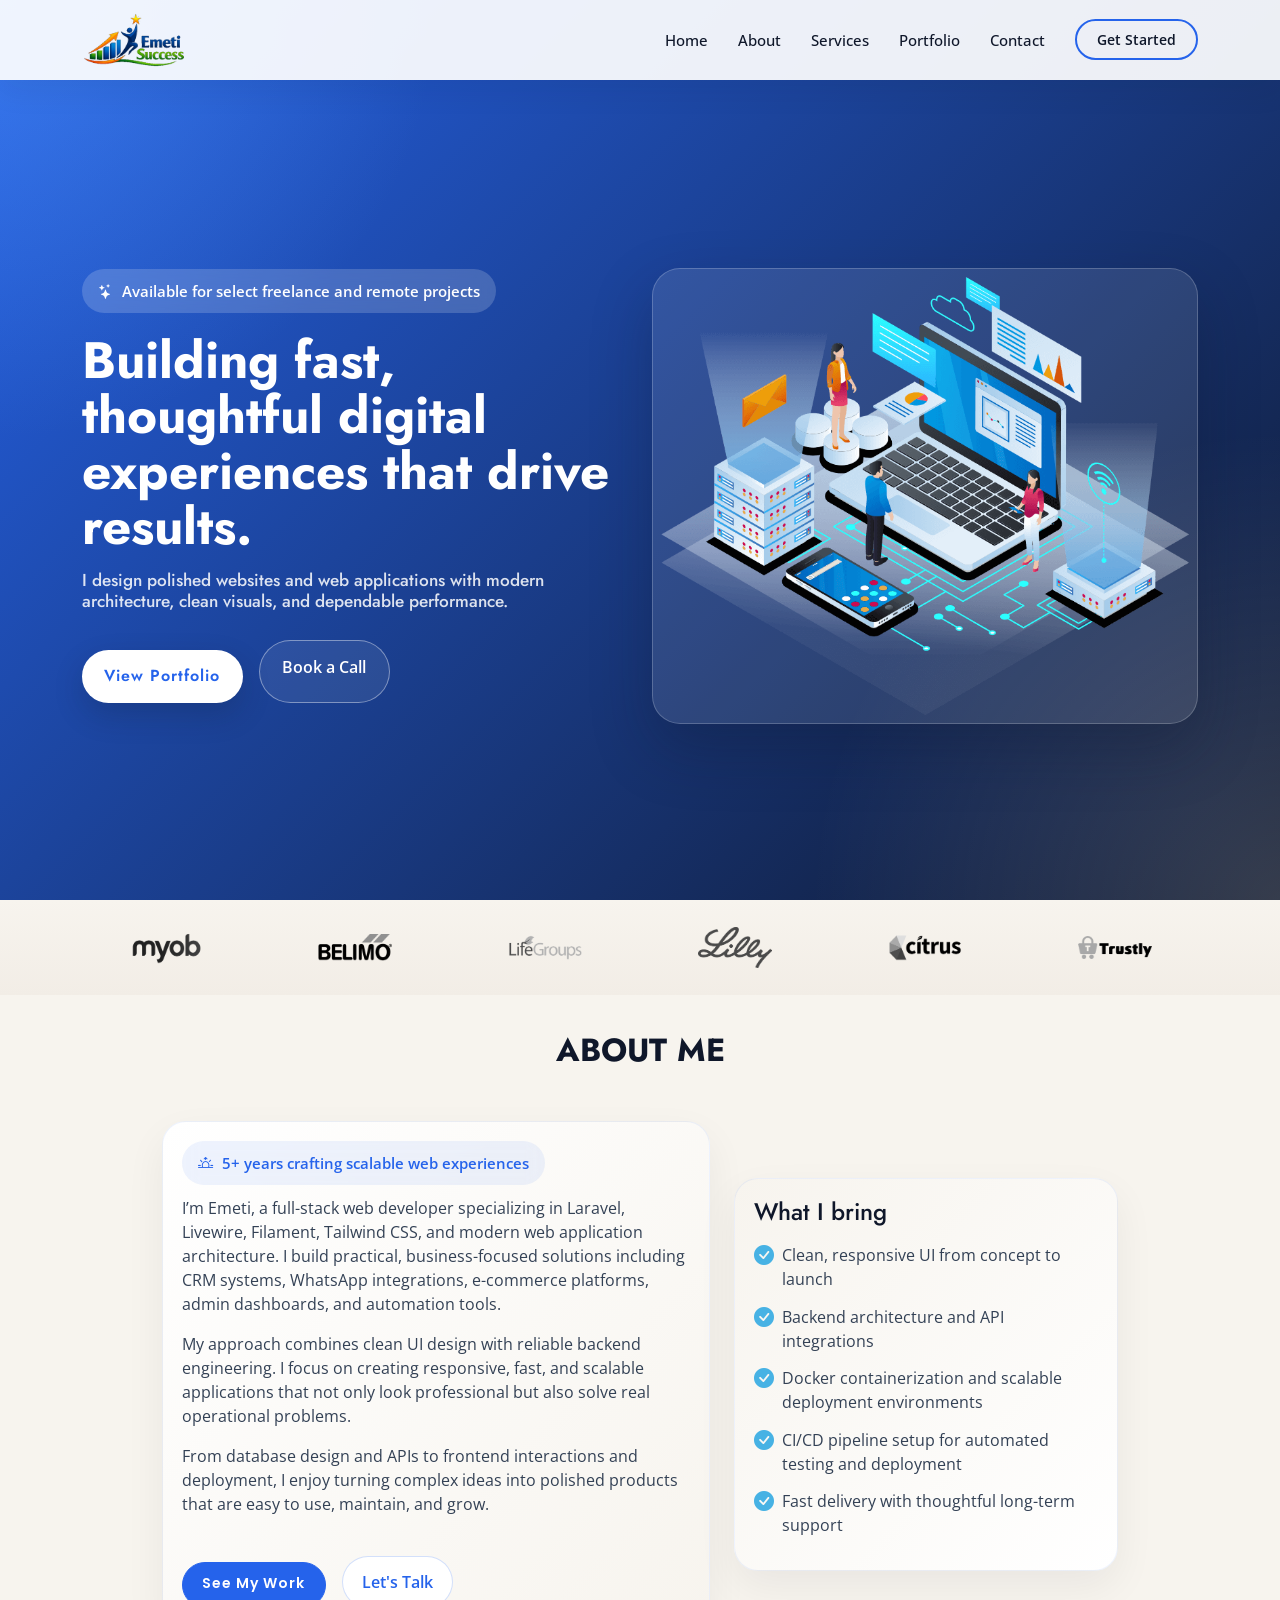
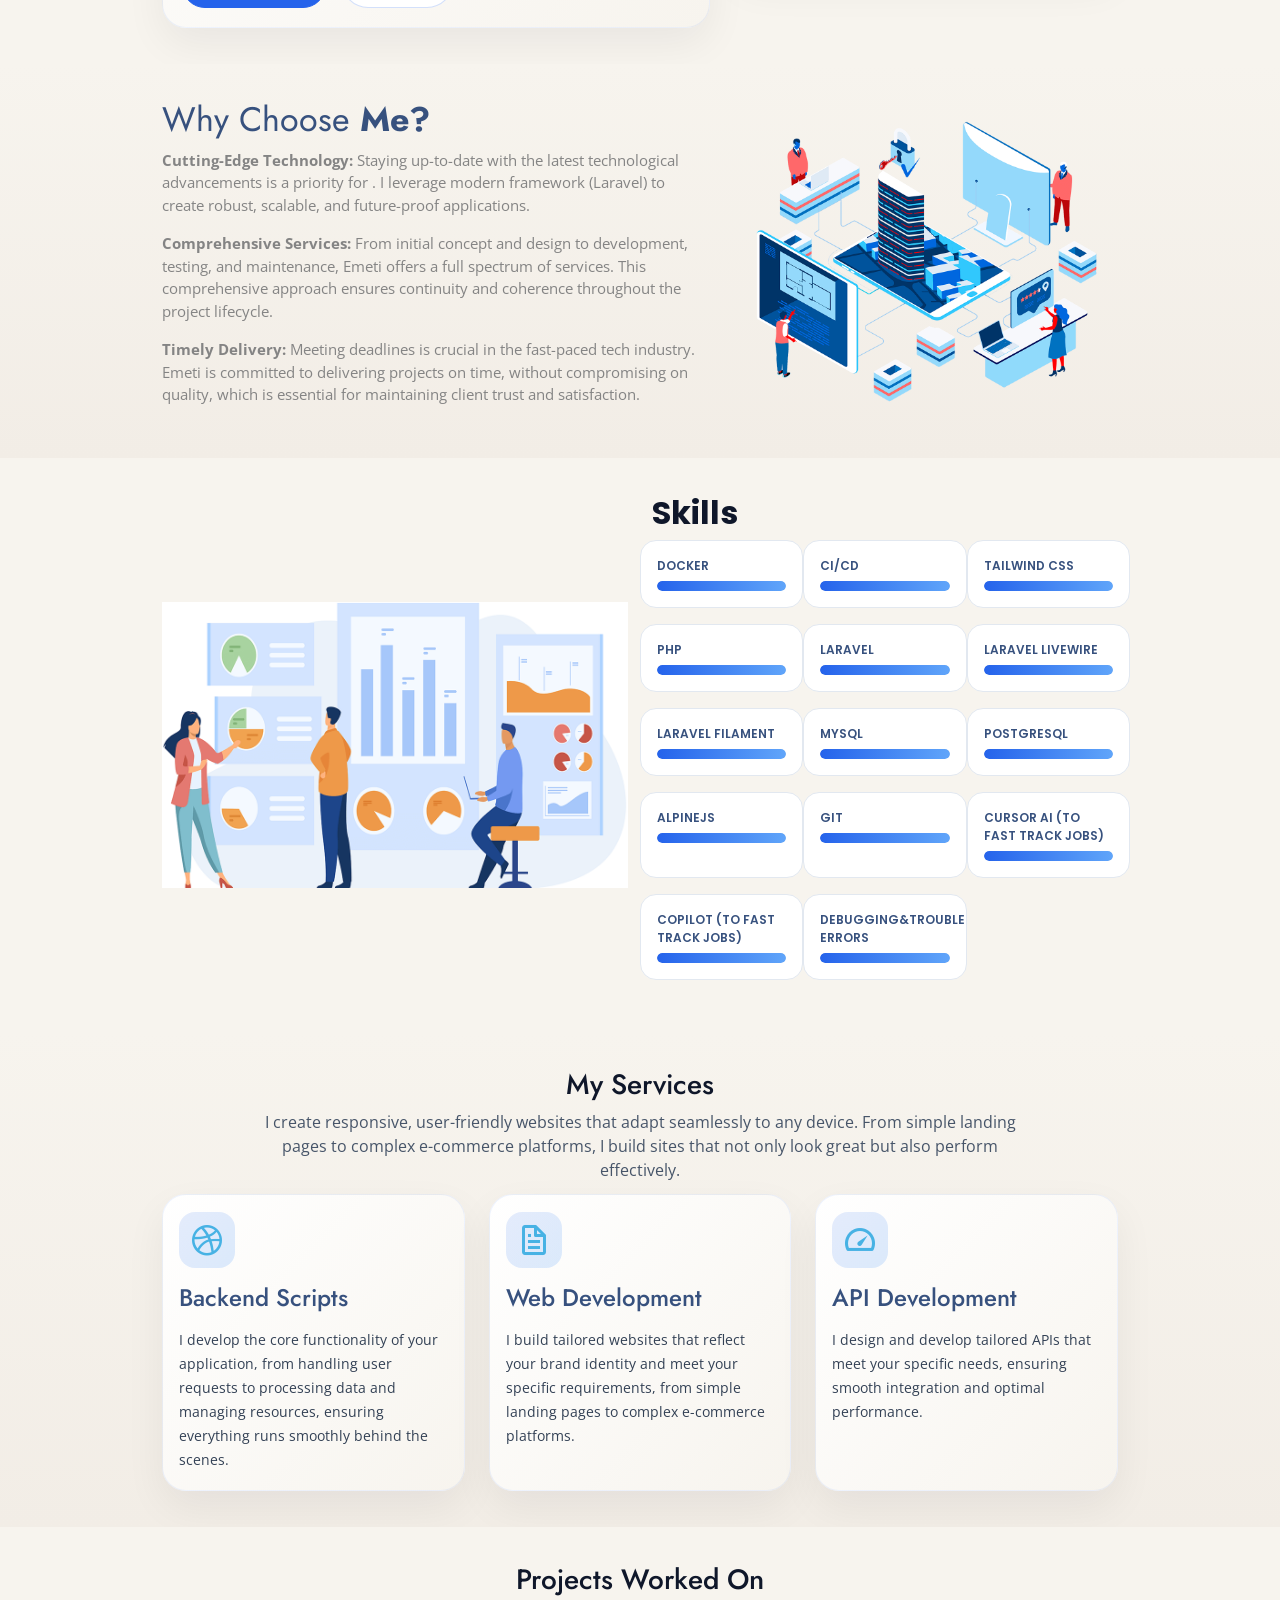
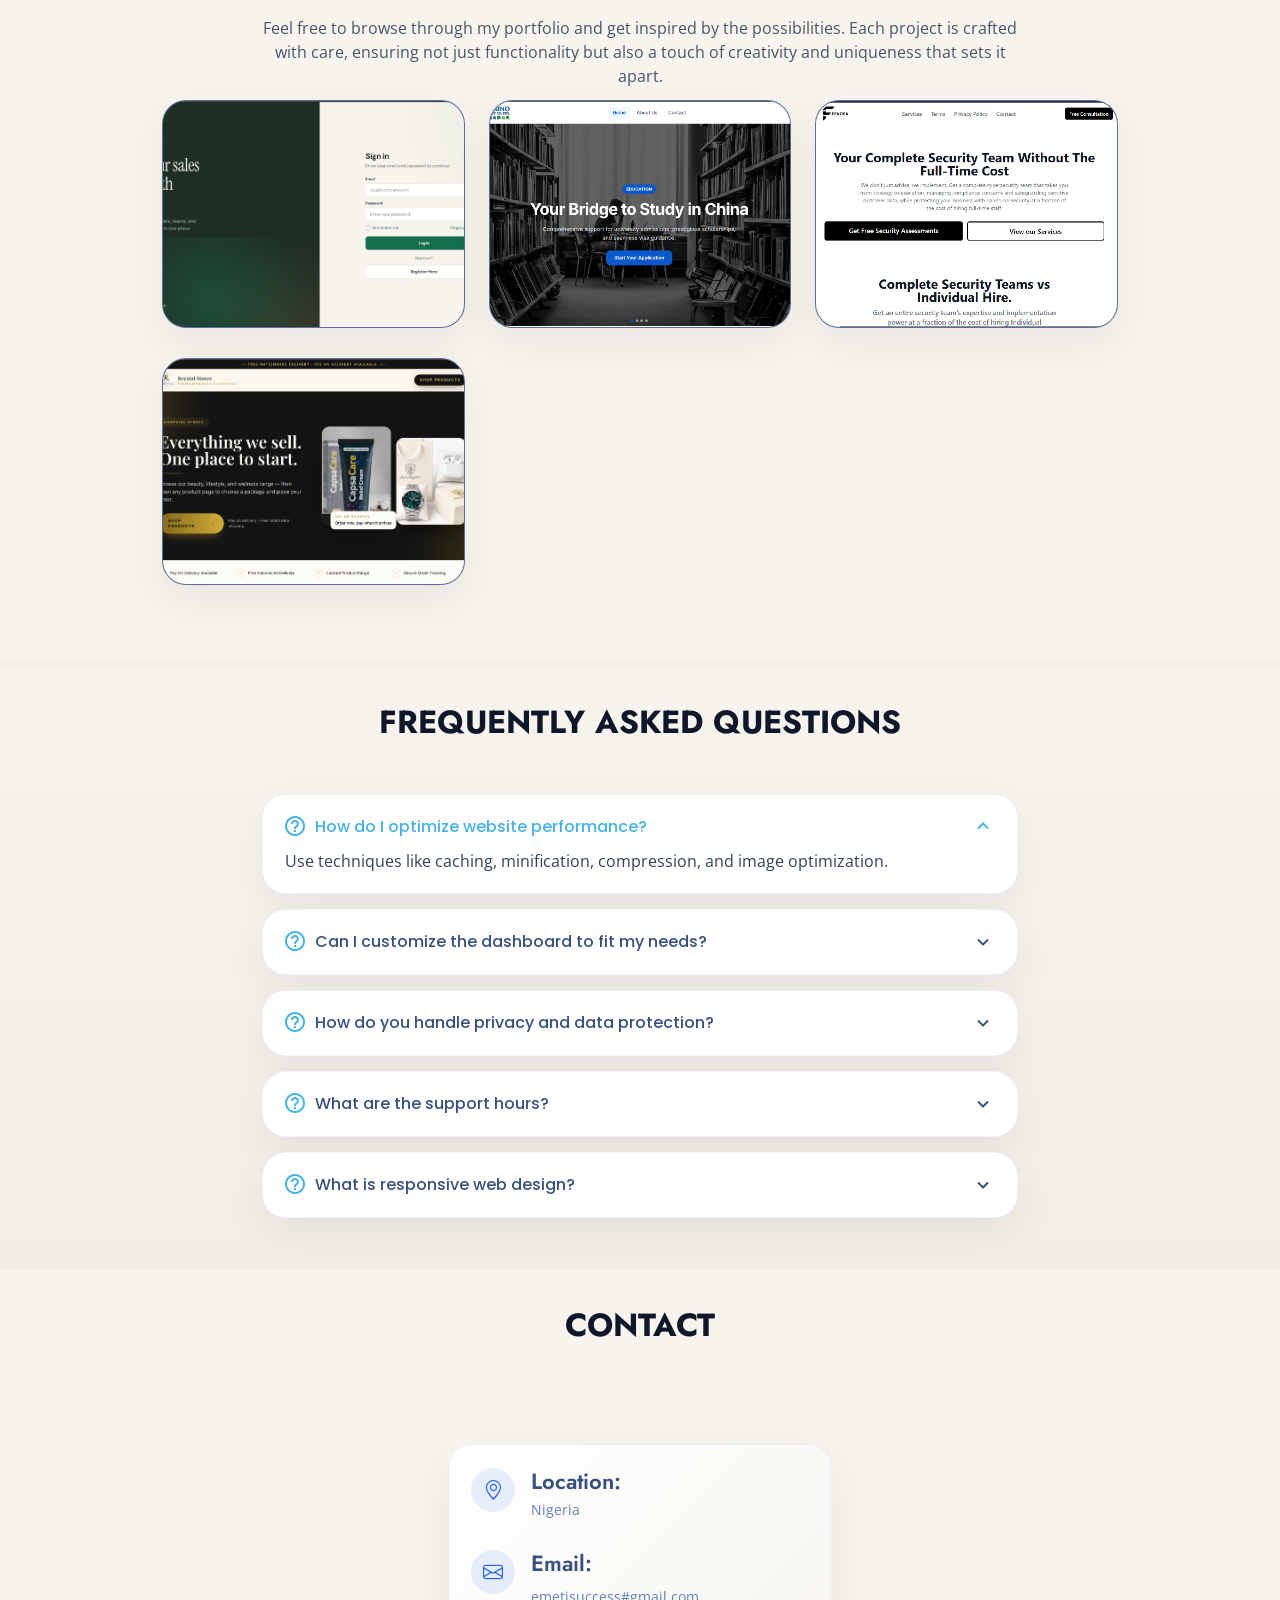
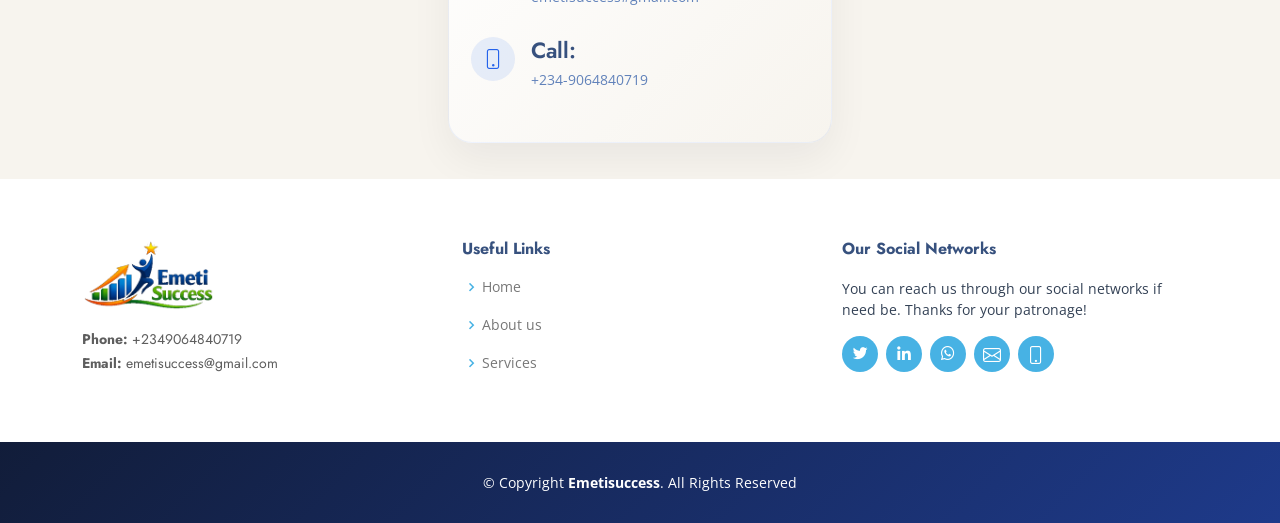
<file: index.html>
<!doctype html>
<html lang="en">
  <head>
    <meta charset="utf-8" />
    <meta content="width=device-width, initial-scale=1.0" name="viewport" />

    <title>Emetisuccess</title>
    <meta
      content="Portfolio,Open For Work, Reactjs, Senior Laravel developer, php developer, mysql developer, backend developer, JavaScript developer, bootstrap, Ajax, jquery, html, css, WordPress developer, WordPress, web designer, web development instructor, emetisuccess, Emeti, senior Developer, web-developer, web, developer,"
      name="keywords"
    />
    <meta
      content="Emetisuccess for his attention to detail and dedication to quality, Emeti prioritizes performance optimization to create lightning-fast web applications. He leverages the latest techniques and tools, such as caching, compression, and asynchronous programming, to ensure that his apps deliver exceptional speed and responsiveness."
      name="description"
    />
    <!-- Favicons -->
    <link href="assets/img/favicon-32x32.png" rel="icon" />
    <link href="assets/img/favicon-32x32.png" rel="apple-touch-icon" />

    <!-- Google Fonts -->
    <link
      href="https://fonts.googleapis.com/css?family=Open+Sans:300,300i,400,400i,600,600i,700,700i|Jost:300,300i,400,400i,500,500i,600,600i,700,700i|Poppins:300,300i,400,400i,500,500i,600,600i,700,700i"
      rel="stylesheet"
    />

    <!-- Vendor CSS Files -->
    <link href="assets/vendor/aos/aos.css" rel="stylesheet" />
    <link
      href="assets/vendor/bootstrap/css/bootstrap.min.css"
      rel="stylesheet"
    />
    <link
      href="assets/vendor/bootstrap-icons/bootstrap-icons.css"
      rel="stylesheet"
    />
    <link href="assets/vendor/boxicons/css/boxicons.min.css" rel="stylesheet" />
    <link
      href="assets/vendor/glightbox/css/glightbox.min.css"
      rel="stylesheet"
    />
    <link href="assets/vendor/remixicon/remixicon.css" rel="stylesheet" />
    <link href="assets/vendor/swiper/swiper-bundle.min.css" rel="stylesheet" />

    <!-- Template Main CSS File -->
    <link href="assets/css/style.css?v=20260811" rel="stylesheet" />
    <style>
      /* Mobile menu is self-contained so header/Bootstrap cannot clip it */
      .site-nav {
        display: flex;
        align-items: center;
      }
      .mobile-nav-toggle {
        display: none;
        border: 0;
        background: transparent;
        padding: 4px;
        color: #0f172a;
        font-size: 28px;
        line-height: 0;
        cursor: pointer;
      }
      #mobile-nav-panel {
        display: none;
      }
      @media (max-width: 991px) {
        #navbar.site-nav > ul {
          display: none !important;
        }
        .mobile-nav-toggle {
          display: block !important;
        }
        body.mobile-nav-active {
          overflow: hidden;
        }
        #header {
          z-index: 10060;
        }
        body.mobile-nav-active #mobile-nav-panel {
          display: block !important;
          position: fixed !important;
          top: 0 !important;
          left: 0 !important;
          width: 100% !important;
          height: 100% !important;
          z-index: 10050 !important;
          background: transparent !important;
          padding: 0 !important;
          overflow: hidden !important;
          box-sizing: border-box !important;
        }
        body.mobile-nav-active #mobile-nav-panel::before {
          content: "" !important;
          position: absolute !important;
          inset: 0 !important;
          background: rgba(15, 23, 42, 0.58) !important;
        }
        #mobile-nav-panel ul {
          display: block !important;
          position: absolute !important;
          top: 0 !important;
          right: 0 !important;
          bottom: 0 !important;
          left: auto !important;
          z-index: 1 !important;
          list-style: none !important;
          margin: 0 !important;
          padding: 88px 0 24px !important;
          background: #0f172a !important;
          border-radius: 0 !important;
          width: min(320px, 86vw) !important;
          max-width: 320px !important;
          height: 100% !important;
          transform: translateX(100%) !important;
          transition: transform 0.3s ease-in-out !important;
          overflow-y: auto !important;
          box-shadow: -18px 0 40px rgba(15, 23, 42, 0.3) !important;
        }
        body.mobile-nav-active #mobile-nav-panel ul {
          transform: translateX(0) !important;
        }
        #mobile-nav-panel li {
          display: block !important;
          width: 100% !important;
        }
        #mobile-nav-panel a {
          display: block !important;
          padding: 14px 20px !important;
          color: #fff !important;
          font-size: 16px !important;
          font-weight: 600 !important;
          text-decoration: none !important;
        }
        #mobile-nav-panel a.active,
        #mobile-nav-panel a:hover {
          color: #93c5fd !important;
        }
        #mobile-nav-panel .getstarted {
          margin: 8px 20px 16px !important;
          border: 2px solid #93c5fd !important;
          border-radius: 999px !important;
          text-align: center !important;
        }
      }
      @media (min-width: 992px) {
        .mobile-nav-toggle,
        #mobile-nav-panel {
          display: none !important;
        }
      }
    </style>
  </head>

  <body>
    <!-- ======= Header ======= -->
    <header id="header" class="fixed-top">
      <div class="container d-flex align-items-center">
        <a href="index.html" class="logo me-auto"
          ><img src="assets/img/logo.png" alt="Emetisuccess" class="img-fluid"
        /></a>

        <nav id="navbar" class="site-nav">
          <ul>
            <li><a class="nav-link scrollto active" href="#hero">Home</a></li>
            <li><a class="nav-link scrollto" href="#about">About</a></li>
            <li><a class="nav-link scrollto" href="#services">Services</a></li>
            <li>
              <a class="nav-link scrollto" href="#portfolio">Portfolio</a>
            </li>
            <li><a class="nav-link scrollto" href="#contact">Contact</a></li>
            <li>
              <a class="getstarted scrollto" href="#about">Get Started</a>
            </li>
          </ul>
          <button
            type="button"
            class="mobile-nav-toggle"
            aria-label="Toggle navigation"
            aria-expanded="false"
          >
            <i class="bi bi-list" aria-hidden="true"></i>
          </button>
        </nav>
      </div>
    </header>
    <nav id="mobile-nav-panel" aria-label="Mobile">
      <ul>
        <li><a href="#hero">Home</a></li>
        <li><a href="#about">About</a></li>
        <li><a href="#services">Services</a></li>
        <li><a href="#portfolio">Portfolio</a></li>
        <li><a href="#contact">Contact</a></li>
        <li><a class="getstarted" href="#about">Get Started</a></li>
      </ul>
    </nav>
    <script>
      (function () {
        var toggle = document.querySelector(".mobile-nav-toggle");
        var panel = document.getElementById("mobile-nav-panel");
        if (!toggle || !panel) return;
        var icon = toggle.querySelector("i");
        function setOpen(open) {
          document.body.classList.toggle("mobile-nav-active", open);
          toggle.setAttribute("aria-expanded", open ? "true" : "false");
          if (icon) {
            icon.className = open ? "bi bi-x" : "bi bi-list";
          }
        }
        toggle.addEventListener("click", function (e) {
          e.preventDefault();
          e.stopPropagation();
          setOpen(!document.body.classList.contains("mobile-nav-active"));
        });
        panel.addEventListener("click", function (e) {
          if (e.target === panel || e.target.closest("a")) setOpen(false);
        });
      })();
    </script>
    <!-- End Header -->

    <!-- ======= Hero Section ======= -->
    <section id="hero" class="d-flex align-items-center">
      <div class="container">
        <div class="row align-items-center gy-5">
          <div
            class="col-lg-6 d-flex flex-column justify-content-center pt-4 pt-lg-0 order-2 order-lg-1"
            data-aos="fade-up"
            data-aos-delay="200"
          >
            <div class="hero-badge">
              <i class="bi bi-stars"></i>
              Available for select freelance and remote projects
            </div>
            <h1>
              Building fast, thoughtful digital experiences that drive results.
            </h1>
            <h2>
              I design polished websites and web applications with modern
              architecture, clean visuals, and dependable performance.
            </h2>
            <div
              class="d-flex flex-wrap justify-content-center justify-content-lg-start gap-3"
            >
              <a href="#portfolio" class="btn-get-started scrollto"
                >View Portfolio</a
              >
              <a href="#contact" class="btn-outline scrollto">Book a Call</a>
            </div>
          </div>
          <div
            class="col-lg-6 order-1 order-lg-2 hero-img"
            data-aos="zoom-in"
            data-aos-delay="200"
          >
            <img
              src="assets/img/hero-img.png"
              class="img-fluid animated"
              alt=""
            />
          </div>
        </div>
      </div>
    </section>
    <!-- End Hero -->

    <main id="main">
      <!-- ======= Clients Section ======= -->
      <section id="clients" class="clients section-bg">
        <div class="container">
          <div class="row" data-aos="zoom-in">
            <div
              class="col-lg-2 col-md-4 col-6 d-flex align-items-center justify-content-center"
            >
              <img
                src="assets/img/clients/client-1.png"
                class="img-fluid"
                alt=""
              />
            </div>

            <div
              class="col-lg-2 col-md-4 col-6 d-flex align-items-center justify-content-center"
            >
              <img
                src="assets/img/clients/client-2.png"
                class="img-fluid"
                alt=""
              />
            </div>

            <div
              class="col-lg-2 col-md-4 col-6 d-flex align-items-center justify-content-center"
            >
              <img
                src="assets/img/clients/client-3.png"
                class="img-fluid"
                alt=""
              />
            </div>

            <div
              class="col-lg-2 col-md-4 col-6 d-flex align-items-center justify-content-center"
            >
              <img
                src="assets/img/clients/client-4.png"
                class="img-fluid"
                alt=""
              />
            </div>

            <div
              class="col-lg-2 col-md-4 col-6 d-flex align-items-center justify-content-center"
            >
              <img
                src="assets/img/clients/client-5.png"
                class="img-fluid"
                alt=""
              />
            </div>

            <div
              class="col-lg-2 col-md-4 col-6 d-flex align-items-center justify-content-center"
            >
              <img
                src="assets/img/clients/client-6.png"
                class="img-fluid"
                alt=""
              />
            </div>
          </div>
        </div>
      </section>
      <!-- End Cliens Section -->

      <!-- ======= About Us Section ======= -->
      <section id="about" class="about">
        <div class="container" data-aos="fade-up">
          <div class="section-title">
            <h2>About Me</h2>
          </div>

          <div class="row content g-5 align-items-center">
            <div class="col-lg-7">
              <div class="about-card">
                <div class="hero-badge about-badge">
                  <i class="bi bi-sunrise"></i>
                  5+ years crafting scalable web experiences
                </div>
                <p>
                  I’m Emeti, a full-stack web developer specializing in Laravel,
                  Livewire, Filament, Tailwind CSS, and modern web application
                  architecture. I build practical, business-focused solutions
                  including CRM systems, WhatsApp integrations, e-commerce
                  platforms, admin dashboards, and automation tools.
                </p>
                <p>
                  My approach combines clean UI design with reliable backend
                  engineering. I focus on creating responsive, fast, and
                  scalable applications that not only look professional but also
                  solve real operational problems.
                </p>
                <p>
                  From database design and APIs to frontend interactions and
                  deployment, I enjoy turning complex ideas into polished
                  products that are easy to use, maintain, and grow.
                </p>
                <div class="d-flex flex-wrap gap-3 mt-4">
                  <a href="#portfolio" class="btn-learn-more">See My Work</a>
                  <a href="#contact" class="btn-outline">Let's Talk</a>
                </div>
              </div>
            </div>
            <div class="col-lg-5">
              <div class="about-highlight">
                <h4>What I bring</h4>
                <ul>
                  <li>
                    <i class="bi bi-check-circle-fill"></i> Clean, responsive UI
                    from concept to launch
                  </li>
                  <li>
                    <i class="bi bi-check-circle-fill"></i> Backend architecture
                    and API integrations
                  </li>
                  <li>
                    <i class="bi bi-check-circle-fill"></i> Docker
                    containerization and scalable deployment environments
                  </li>
                  <li>
                    <i class="bi bi-check-circle-fill"></i> CI/CD pipeline setup
                    for automated testing and deployment
                  </li>
                  <li>
                    <i class="bi bi-check-circle-fill"></i> Fast delivery with
                    thoughtful long-term support
                  </li>
                </ul>
              </div>
            </div>
          </div>
        </div>
      </section>
      <!-- End About Us Section -->

      <!-- ======= Why Us Section ======= -->
      <section id="why-us" class="why-us section-bg">
        <div class="container-fluid" data-aos="fade-up">
          <div class="row">
            <div
              class="col-lg-7 d-flex flex-column justify-content-center align-items-stretch order-2 order-lg-1"
            >
              <div class="content">
                <h3>Why Choose <strong>Me?</strong></h3>
                <p>
                  <b>Cutting-Edge Technology:</b> Staying up-to-date with the
                  latest technological advancements is a priority for . I
                  leverage modern framework (Laravel) to create robust,
                  scalable, and future-proof applications.
                </p>
                <p>
                  <b>Comprehensive Services:</b> From initial concept and design
                  to development, testing, and maintenance, Emeti offers a full
                  spectrum of services. This comprehensive approach ensures
                  continuity and coherence throughout the project lifecycle.
                </p>
                <p>
                  <b>Timely Delivery:</b> Meeting deadlines is crucial in the
                  fast-paced tech industry. Emeti is committed to delivering
                  projects on time, without compromising on quality, which is
                  essential for maintaining client trust and satisfaction.
                </p>
              </div>
            </div>
            <div
              class="col-lg-5 align-items-stretch order-1 order-lg-2 img"
              style="background-image: url(&quot;assets/img/why-us.png&quot;)"
              data-aos="zoom-in"
              data-aos-delay="150"
            >
              &nbsp;
            </div>
          </div>
        </div>
      </section>
      <!-- End Why Us Section -->

      <!-- ======= Skills Section ======= -->
      <section id="skills" class="skills">
        <div class="container" data-aos="fade-up">
          <div class="row">
            <div
              class="col-lg-6 d-flex align-items-center"
              data-aos="fade-right"
              data-aos-delay="100"
            >
              <img src="assets/img/skills.png" class="img-fluid" alt="" />
            </div>
            <div
              class="col-lg-6 pt-4 pt-lg-0 content"
              data-aos="fade-left"
              data-aos-delay="100"
            >
              <h3>Skills</h3>

              <div class="skills-content row">
                <div class="progress col-xl-4 col-lg-4 col-md-4 col-sm-6 col-6">
                  <span class="skill">Docker<i class="val"></i></span>
                  <div class="progress-bar-wrap">
                    <div
                      class="progress-bar"
                      role="progressbar"
                      aria-valuenow="100"
                      aria-valuemin="0"
                      aria-valuemax="100"
                    ></div>
                  </div>
                </div>

                <div class="progress col-xl-4 col-lg-4 col-md-4 col-sm-6 col-6">
                  <span class="skill">CI/CD<i class="val"></i></span>
                  <div class="progress-bar-wrap">
                    <div
                      class="progress-bar"
                      role="progressbar"
                      aria-valuenow="100"
                      aria-valuemin="0"
                      aria-valuemax="100"
                    ></div>
                  </div>
                </div>

                <div class="progress col-xl-4 col-lg-4 col-md-4 col-sm-6 col-6">
                  <span class="skill">Tailwind CSS<i class="val"></i></span>
                  <div class="progress-bar-wrap">
                    <div
                      class="progress-bar"
                      role="progressbar"
                      aria-valuenow="100"
                      aria-valuemin="0"
                      aria-valuemax="100"
                    ></div>
                  </div>
                </div>

                <div class="progress col-xl-4 col-lg-4 col-md-4 col-sm-6 col-6">
                  <span class="skill">PHP<i class="val"></i></span>
                  <div class="progress-bar-wrap">
                    <div
                      class="progress-bar"
                      role="progressbar"
                      aria-valuenow="100"
                      aria-valuemin="0"
                      aria-valuemax="100"
                    ></div>
                  </div>
                </div>

                <div class="progress col-xl-4 col-lg-4 col-md-4 col-sm-6 col-6">
                  <span class="skill">Laravel<i class="val"></i></span>
                  <div class="progress-bar-wrap">
                    <div
                      class="progress-bar"
                      role="progressbar"
                      aria-valuenow="100"
                      aria-valuemin="0"
                      aria-valuemax="100"
                    ></div>
                  </div>
                </div>

                <div class="progress col-xl-4 col-lg-4 col-md-4 col-sm-6 col-6">
                  <span class="skill">Laravel Livewire<i class="val"></i></span>
                  <div class="progress-bar-wrap">
                    <div
                      class="progress-bar"
                      role="progressbar"
                      aria-valuenow="100"
                      aria-valuemin="0"
                      aria-valuemax="100"
                    ></div>
                  </div>
                </div>

                <div class="progress col-xl-4 col-lg-4 col-md-4 col-sm-6 col-6">
                  <span class="skill">Laravel Filament<i class="val"></i></span>
                  <div class="progress-bar-wrap">
                    <div
                      class="progress-bar"
                      role="progressbar"
                      aria-valuenow="100"
                      aria-valuemin="0"
                      aria-valuemax="100"
                    ></div>
                  </div>
                </div>

                <div class="progress col-xl-4 col-lg-4 col-md-4 col-sm-6 col-6">
                  <span class="skill">MySQL<i class="val"></i></span>
                  <div class="progress-bar-wrap">
                    <div
                      class="progress-bar"
                      role="progressbar"
                      aria-valuenow="100"
                      aria-valuemin="0"
                      aria-valuemax="100"
                    ></div>
                  </div>
                </div>

                <div class="progress col-xl-4 col-lg-4 col-md-4 col-sm-6 col-6">
                  <span class="skill">PostgreSQL<i class="val"></i></span>
                  <div class="progress-bar-wrap">
                    <div
                      class="progress-bar"
                      role="progressbar"
                      aria-valuenow="100"
                      aria-valuemin="0"
                      aria-valuemax="100"
                    ></div>
                  </div>
                </div>

                <div class="progress col-xl-4 col-lg-4 col-md-4 col-sm-6 col-6">
                  <span class="skill">AlpineJs<i class="val"></i></span>
                  <div class="progress-bar-wrap">
                    <div
                      class="progress-bar"
                      role="progressbar"
                      aria-valuenow="100"
                      aria-valuemin="0"
                      aria-valuemax="100"
                    ></div>
                  </div>
                </div>

                <div class="progress col-xl-4 col-lg-4 col-md-4 col-sm-6 col-6">
                  <span class="skill">Git<i class="val"></i></span>
                  <div class="progress-bar-wrap">
                    <div
                      class="progress-bar"
                      role="progressbar"
                      aria-valuenow="100"
                      aria-valuemin="0"
                      aria-valuemax="100"
                    ></div>
                  </div>
                </div>

                <div class="progress col-xl-4 col-lg-4 col-md-4 col-sm-6 col-6">
                  <span class="skill"
                    >Cursor AI (To Fast Track jobs)<i class="val"></i
                  ></span>
                  <div class="progress-bar-wrap">
                    <div
                      class="progress-bar"
                      role="progressbar"
                      aria-valuenow="100"
                      aria-valuemin="0"
                      aria-valuemax="100"
                    ></div>
                  </div>
                </div>

                <div class="progress col-xl-4 col-lg-4 col-md-4 col-sm-6 col-6">
                  <span class="skill"
                    >Copilot (To Fast Track jobs)<i class="val"></i
                  ></span>
                  <div class="progress-bar-wrap">
                    <div
                      class="progress-bar"
                      role="progressbar"
                      aria-valuenow="100"
                      aria-valuemin="0"
                      aria-valuemax="100"
                    ></div>
                  </div>
                </div>

                <div class="progress col-xl-4 col-lg-4 col-md-4 col-sm-6 col-6">
                  <span class="skill"
                    >Debugging&Troubleshooting Errors<i class="val"></i
                  ></span>
                  <div class="progress-bar-wrap">
                    <div
                      class="progress-bar"
                      role="progressbar"
                      aria-valuenow="100"
                      aria-valuemin="0"
                      aria-valuemax="100"
                    ></div>
                  </div>
                </div>
              </div>
            </div>
          </div>
        </div>
      </section>
      <!-- End Skills Section -->

      <!-- ======= Services Section ======= -->
      <section id="services" class="services section-bg">
        <div class="container" data-aos="fade-up">
          <div class="section-title">
            <h3>My Services</h3>
            <p>
              I create responsive, user-friendly websites that adapt seamlessly
              to any device. From simple landing pages to complex e-commerce
              platforms, I build sites that not only look great but also perform
              effectively.
            </p>
          </div>

          <div class="row">
            <div
              class="col-xl-4 col-md-6 d-flex align-items-stretch"
              data-aos="zoom-in"
              data-aos-delay="100"
            >
              <div class="icon-box">
                <div class="icon"><i class="bx bxl-dribbble"></i></div>
                <h4><a href="#">Backend Scripts</a></h4>
                <p>
                  I develop the core functionality of your application, from
                  handling user requests to processing data and managing
                  resources, ensuring everything runs smoothly behind the
                  scenes.
                </p>
              </div>
            </div>

            <div
              class="col-xl-4 col-md-6 d-flex align-items-stretch mt-4 mt-md-0"
              data-aos="zoom-in"
              data-aos-delay="200"
            >
              <div class="icon-box">
                <div class="icon"><i class="bx bx-file"></i></div>
                <h4><a href="#">Web Development</a></h4>
                <p>
                  I build tailored websites that reflect your brand identity and
                  meet your specific requirements, from simple landing pages to
                  complex e-commerce platforms.
                </p>
              </div>
            </div>

            <div
              class="col-xl-4 col-md-6 d-flex align-items-stretch mt-4 mt-xl-0"
              data-aos="zoom-in"
              data-aos-delay="300"
            >
              <div class="icon-box">
                <div class="icon"><i class="bx bx-tachometer"></i></div>
                <h4><a href="#">API Development</a></h4>
                <p>
                  I design and develop tailored APIs that meet your specific
                  needs, ensuring smooth integration and optimal performance.
                </p>
              </div>
            </div>
          </div>
        </div>
      </section>
      <!-- End Services Section -->

      <!-- ======= Cta Section ======= -->
      <!-- ======= Portfolio Section ======= -->
      <section id="portfolio" class="portfolio">
        <div class="container" data-aos="fade-up">
          <div class="section-title">
            <h3 class="section-title">Projects Worked On</h3>
            <p>
              Feel free to browse through my portfolio and get inspired by the
              possibilities. Each project is crafted with care, ensuring not
              just functionality but also a touch of creativity and uniqueness
              that sets it apart.
            </p>
          </div>

          <div
            class="row justify-content-center portfolio-container"
            data-aos="fade-up"
            data-aos-delay="200"
          >
            <div class="col-lg-4 col-md-6 portfolio-item filter-web">
              <div class="portfolio-wrap">
                <img
                  src="assets/img/portfolio/elitecrm.png"
                  class="img-fluid"
                  alt=""
                />
                <div class="portfolio-info">
                  <h4>EliteCRM</h4>
                  <p>
                    Pay ON Delivery SaaS, that support Nigeria, Ghana and Kenya
                  </p>
                  <div class="portfolio-links">
                    <a
                      href="assets/img/portfolio/elitecrm.png"
                      data-gallery="portfolioGallery"
                      class="portfolio-lightbox"
                      title="Elitecrm"
                      ><i class="bx bx-plus"></i
                    ></a>
                  </div>
                  <div class="portfolio-btn">
                    <a
                      href="https://www.elitely.io"
                      target="_blank"
                      class="btn-visit"
                      >Visit Website</a
                    >
                  </div>
                </div>
              </div>
            </div>

            <div class="col-lg-4 col-md-6 portfolio-item filter-web">
              <div class="portfolio-wrap">
                <img
                  src="assets/img/portfolio/image.png"
                  class="img-fluid"
                  alt=""
                />
                <div class="portfolio-info">
                  <h4>ZSBCWorld</h4>
                  <p>Admission Processing PLatform, for african students</p>
                  <div class="portfolio-links">
                    <a
                      href="assets/img/portfolio/image.png"
                      data-gallery="portfolioGallery"
                      class="portfolio-lightbox"
                      title="ZSBCWorld"
                      ><i class="bx bx-plus"></i
                    ></a>
                  </div>
                  <div class="portfolio-btn">
                    <a
                      href="https://zsbcworld.com"
                      target="_blank"
                      class="btn-visit"
                      >Visit Website</a
                    >
                  </div>
                </div>
              </div>
            </div>

            <div class="col-lg-4 col-md-6 portfolio-item filter-web">
              <div class="portfolio-wrap">
                <img
                  src="assets/img/portfolio/image_1.png"
                  class="img-fluid"
                  alt=""
                />
                <div class="portfolio-info">
                  <h4>Fendra</h4>
                  <p>Cyber Security Landing Page</p>
                  <div class="portfolio-links">
                    <a
                      href="assets/img/portfolio/image_1.png"
                      data-gallery="portfolioGallery"
                      class="portfolio-lightbox"
                      title="Fendra"
                      ><i class="bx bx-plus"></i
                    ></a>
                  </div>
                  <div class="portfolio-btn">
                    <a
                      href="https://fendra.co"
                      target="_blank"
                      class="btn-visit"
                      >Visit Website</a
                    >
                  </div>
                </div>
              </div>
            </div>

            <div class="col-lg-4 col-md-6 portfolio-item filter-web">
              <div class="portfolio-wrap">
                <img
                  src="assets/img/portfolio/krystal.png"
                  class="img-fluid"
                  alt=""
                />
                <div class="portfolio-info">
                  <h4>Krystalstores</h4>
                  <p>Pay On Delivery Landing Page</p>
                  <div class="portfolio-links">
                    <a
                      href="assets/img/portfolio/krystal.png"
                      data-gallery="portfolioGallery"
                      class="portfolio-lightbox"
                      title="Krystalstores"
                      ><i class="bx bx-plus"></i
                    ></a>
                  </div>
                  <div class="portfolio-btn">
                    <a
                      href="https://krystalstores.com"
                      target="_blank"
                      class="btn-visit"
                      >Visit Website</a
                    >
                  </div>
                </div>
              </div>
            </div>
          </div>
        </div>
      </section>
      <!-- End Portfolio Section -->

      <!-- ======= Team Section ======= -->
      <section id="team" class="team py-2 section-bg"></section>
      <!-- End Team Section -->

      <!-- ======= Pricing Section ======= -->
      <!-- <section id="pricing" class="pricing">
    <div class="container" data-aos="fade-up">
     <div class="section-title">
      <h2>Pricing</h2>
      <p>
       Magnam dolores commodi suscipit. Necessitatibus eius consequatur ex aliquid fuga eum quidem. Sit sint consectetur velit.
       Quisquam quos quisquam cupiditate. Et nemo qui impedit suscipit alias ea. Quia fugiat sit in iste officiis commodi quidem
       hic quas.
      </p>
     </div>

     <div class="row">
      <div class="col-lg-4" data-aos="fade-up" data-aos-delay="100">
       <div class="box">
        <h3>Basic Plan</h3>
        <h4><sup>₦</sup>170k<span></span></h4>
        <ul>
         <li><i class="bx bx-check"></i> 5-page Website</li>
         <li><i class="bx bx-check"></i> Free SSL Certificate</li>
         <li><i class="bx bx-check"></i> Responsive Design</li>
         <li><i class="bx bx-check"></i> 1 Months Support and Maintenance</li>
         <li><i class="bx bx-check"></i> WordPress CMS</li>
         <li><i class="bx bx-check"></i> Hosting Plan and Domain Name</li>
         <li class="na"><i class="bx bx-x"></i> <span>Contact form and email setup with CRM integration</span></li>
        </ul>
       </div>
      </div>

      <div class="col-lg-4 mt-4 mt-lg-0" data-aos="fade-up" data-aos-delay="200">
       <div class="box featured">
        <h3>Standard Plan</h3>
        <h4><sup>₦</sup>260k<span></span></h4>
        <ul>
         <li><i class="bx bx-check"></i> 10-20 Page website</li>
         <li><i class="bx bx-check"></i> Free SSL Certificate</li>
         <li><i class="bx bx-check"></i> Responsive Design</li>
         <li><i class="bx bx-check"></i> Custom-designed template with advanced customization</li>
         <li><i class="bx bx-check"></i> 3 Months Support and Maintenance</li>
         <li><i class="bx bx-check"></i> WordPress CMS</li>
         <li><i class="bx bx-check"></i> Hosting Plan and Domain Name</li>
         <li><i class="bx bx-check"></i> Contact form and email setup with CRM integration</li>
        </ul>
       </div>
      </div>

      <div class="col-lg-4 mt-4 mt-lg-0" data-aos="fade-up" data-aos-delay="300">
       <div class="box">
        <h3>Advance Plan</h3>
        <h4><sup>₦</sup>500k<span></span></h4>
        <ul>
         <li><i class="bx bx-check"></i> 30-page website</li>
         <li><i class="bx bx-check"></i> Free SSL Certificate</li>
         <li><i class="bx bx-check"></i> Enterprise-level CMS</li>
         <li><i class="bx bx-check"></i> Premium hosting and domain registration for 1 year</li>
         <li><i class="bx bx-check"></i> Highly responsive design with advanced mobile and tablet optimization</li>
         <li><i class="bx bx-check"></i> Advanced contact form and email setup with CRM integration</li>
         <li><i class="bx bx-check"></i> E-commerce functionality</li>
         <li><i class="bx bx-check"></i> 6 months of support and maintenance</li>
         <li><i class="bx bx-check"></i> Highly customized design with advanced layout options</li>
        </ul>
       </div>
      </div>
     </div>
    </div>
   </section> -->
      <!-- End Pricing Section -->

      <!-- ======= Frequently Asked Questions Section ======= -->
      <section id="faq" class="faq section-bg">
        <div class="container" data-aos="fade-up">
          <div class="section-title">
            <h2>Frequently Asked Questions</h2>
          </div>

          <div class="faq-list">
            <ul>
              <li data-aos="fade-up" data-aos-delay="100">
                <i class="bx bx-help-circle icon-help"></i>
                <a
                  data-bs-toggle="collapse"
                  class="collapse"
                  data-bs-target="#faq-list-1"
                  >How do I optimize website performance?<i
                    class="bx bx-chevron-down icon-show"
                  ></i
                  ><i class="bx bx-chevron-up icon-close"></i
                ></a>
                <div
                  id="faq-list-1"
                  class="collapse show"
                  data-bs-parent=".faq-list"
                >
                  <p>
                    Use techniques like caching, minification, compression, and
                    image optimization.
                  </p>
                </div>
              </li>

              <li data-aos="fade-up" data-aos-delay="200">
                <i class="bx bx-help-circle icon-help"></i>
                <a
                  data-bs-toggle="collapse"
                  data-bs-target="#faq-list-2"
                  class="collapsed"
                  >Can I customize the dashboard to fit my needs?<i
                    class="bx bx-chevron-down icon-show"
                  ></i
                  ><i class="bx bx-chevron-up icon-close"></i
                ></a>
                <div
                  id="faq-list-2"
                  class="collapse"
                  data-bs-parent=".faq-list"
                >
                  <p>
                    Yes, you can customize the dashboard by adding or removing
                    widgets and rearranging the layout.
                  </p>
                </div>
              </li>

              <li data-aos="fade-up" data-aos-delay="300">
                <i class="bx bx-help-circle icon-help"></i>
                <a
                  data-bs-toggle="collapse"
                  data-bs-target="#faq-list-3"
                  class="collapsed"
                  >How do you handle privacy and data protection?
                  <i class="bx bx-chevron-down icon-show"></i
                  ><i class="bx bx-chevron-up icon-close"></i
                ></a>
                <div
                  id="faq-list-3"
                  class="collapse"
                  data-bs-parent=".faq-list"
                >
                  <p>
                    We comply with applicable data protection regulations and
                    ensure that your data is only used for the intended purpose.
                  </p>
                </div>
              </li>

              <li data-aos="fade-up" data-aos-delay="400">
                <i class="bx bx-help-circle icon-help"></i>
                <a
                  data-bs-toggle="collapse"
                  data-bs-target="#faq-list-4"
                  class="collapsed"
                  >What are the support hours?<i
                    class="bx bx-chevron-down icon-show"
                  ></i
                  ><i class="bx bx-chevron-up icon-close"></i
                ></a>
                <div
                  id="faq-list-4"
                  class="collapse"
                  data-bs-parent=".faq-list"
                >
                  <p>Monday to Friday, 9am to 5pm</p>
                </div>
              </li>

              <li data-aos="fade-up" data-aos-delay="500">
                <i class="bx bx-help-circle icon-help"></i>
                <a
                  data-bs-toggle="collapse"
                  data-bs-target="#faq-list-5"
                  class="collapsed"
                  >What is responsive web design?
                  <i class="bx bx-chevron-down icon-show"></i
                  ><i class="bx bx-chevron-up icon-close"></i
                ></a>
                <div
                  id="faq-list-5"
                  class="collapse"
                  data-bs-parent=".faq-list"
                >
                  <p>
                    An approach to designing websites that adapt to different
                    screen sizes and devices.
                  </p>
                </div>
              </li>
            </ul>
          </div>
        </div>
      </section>
      <!-- End Frequently Asked Questions Section -->

      <!-- ======= Contact Section ======= -->
      <section id="contact" class="contact">
        <div class="container" data-aos="fade-up">
          <div class="section-title">
            <h2>Contact</h2>
            <p></p>
          </div>
          <div class="row justify-content-center mt-5">
            <div class="col-lg-5 d-flex align-items-stretch">
              <div class="info">
                <div class="address">
                  <i class="bi bi-geo-alt"></i>
                  <h4>Location:</h4>
                  <p>Nigeria</p>
                </div>

                <div class="email">
                  <i class="bi bi-envelope"></i>
                  <h4>Email:</h4>
                  <p>emetisuccess#gmail.com</p>
                </div>

                <div class="phone">
                  <i class="bi bi-phone"></i>
                  <h4>Call:</h4>
                  <p>+234-9064840719</p>
                </div>
              </div>
            </div>
          </div>
        </div>
      </section>
      <!-- End Contact Section -->
    </main>
    <!-- End #main -->

    <!-- ======= Footer ======= -->
    <footer id="footer">
      <div class="footer-top">
        <div class="container">
          <div class="row">
            <div class="col-lg-4 col-md-6 footer-contact">
              <a href="index.html" class="footer-logo"
                ><img
                  src="assets/img/logo.png"
                  alt="Emetisuccess"
                  class="img-fluid"
              /></a>
              <p>
                <strong>Phone:</strong> +2349064840719<br />
                <strong>Email:</strong> emetisuccess@gmail.com<br />
              </p>
            </div>

            <div class="col-lg-4 col-md-6 footer-links">
              <h4>Useful Links</h4>
              <ul>
                <li>
                  <i class="bx bx-chevron-right"></i> <a href="#">Home</a>
                </li>
                <li>
                  <i class="bx bx-chevron-right"></i>
                  <a href="#about">About us</a>
                </li>
                <li>
                  <i class="bx bx-chevron-right"></i>
                  <a href="#services">Services</a>
                </li>
                <!-- <li><i class="bx bx-chevron-right"></i> <a href="#">Terms of service</a></li>
        <li><i class="bx bx-chevron-right"></i> <a href="#">Privacy policy</a></li> -->
              </ul>
            </div>

            <!-- <div class="col-lg-3 col-md-6 footer-links">
       <h4>Our Services</h4>
       <ul>
        <li><i class="bx bx-chevron-right"></i> <a href="#">Web Design</a></li>
        <li><i class="bx bx-chevron-right"></i> <a href="#">Web Development</a></li>
        <li><i class="bx bx-chevron-right"></i> <a href="#">Graphic Design</a></li>
       </ul>
      </div> -->

            <div class="col-lg-4 col-md-6 footer-links">
              <h4>Our Social Networks</h4>
              <p>
                You can reach us through our social networks if need be. Thanks
                for your patronage!
              </p>
              <div class="social-links mt-3">
                <a href="https://x.com/emetisuccess"
                  ><i class="bx bxl-twitter"></i
                ></a>
                <a href="https://www.linkedin.com/in/emeti-etim/"
                  ><i class="bx bxl-linkedin"></i
                ></a>
                <a href="https://wa.me/+2349064840719"
                  ><i class="bx bxl-whatsapp"></i
                ></a>
                <a href="mailto:emetisuccess@gmail.com"
                  ><i class="bx bi-envelope"></i
                ></a>
                <a href="tel:+2349064840719"><i class="bx bi-phone"></i></a>
              </div>
            </div>
          </div>
        </div>
      </div>

      <div
        class="container footer-bottom clearfix d-flex align-items-center justify-content-center"
      >
        <div class="copyright">
          &copy; Copyright <strong><span>Emetisuccess</span></strong
          >. All Rights Reserved
        </div>
      </div>
    </footer>
    <!-- End Footer -->

    <div id="preloader"></div>
    <a
      href="#"
      class="back-to-top d-flex align-items-center justify-content-center"
      ><i class="bi bi-arrow-up-short"></i
    ></a>

    <!-- Vendor JS Files -->
    <script src="assets/vendor/aos/aos.js"></script>
    <script src="assets/vendor/bootstrap/js/bootstrap.bundle.min.js"></script>
    <script src="assets/vendor/glightbox/js/glightbox.min.js"></script>
    <script src="assets/vendor/isotope-layout/isotope.pkgd.min.js"></script>
    <script src="assets/vendor/swiper/swiper-bundle.min.js"></script>
    <script src="assets/vendor/waypoints/noframework.waypoints.js"></script>
    <script src="assets/vendor/php-email-form/validate.js"></script>

    <!-- Template Main JS File -->
    <script src="assets/js/main.js"></script>
  </body>
</html>
</file>
<file: assets/css/style.css>
/**
* Template Name: Arsha
* Template URL: https://bootstrapmade.com/arsha-free-bootstrap-html-template-corporate/
* Updated: Mar 17 2024 with Bootstrap v5.3.3
* Author: BootstrapMade.com
* License: https://bootstrapmade.com/license/
*/

/*--------------------------------------------------------------
# General
--------------------------------------------------------------*/
body {
  font-family: "Open Sans", sans-serif;
  color: #444444;
}

a {
  color: #47b2e4;
  text-decoration: none;
}

a:hover {
  color: #73c5eb;
  text-decoration: none;
}

h1,
h2,
h3,
h4,
h5,
h6 {
  font-family: "Jost", sans-serif;
}

/*--------------------------------------------------------------
# Preloader
--------------------------------------------------------------*/
#preloader {
  position: fixed;
  top: 0;
  left: 0;
  right: 0;
  bottom: 0;
  z-index: 9999;
  overflow: hidden;
  background: #37517e;
}

#preloader:before {
  content: "";
  position: fixed;
  top: calc(50% - 30px);
  left: calc(50% - 30px);
  border: 6px solid #37517e;
  border-top-color: #fff;
  border-bottom-color: #fff;
  border-radius: 50%;
  width: 60px;
  height: 60px;
  animation: animate-preloader 1s linear infinite;
}

@keyframes animate-preloader {
  0% {
    transform: rotate(0deg);
  }

  100% {
    transform: rotate(360deg);
  }
}

/*--------------------------------------------------------------
# Back to top button
--------------------------------------------------------------*/
.back-to-top {
  position: fixed;
  visibility: hidden;
  opacity: 0;
  right: 15px;
  bottom: 15px;
  z-index: 996;
  background: #47b2e4;
  width: 40px;
  height: 40px;
  border-radius: 50px;
  transition: all 0.4s;
}

.back-to-top i {
  font-size: 24px;
  color: #fff;
  line-height: 0;
}

.back-to-top:hover {
  background: #6bc1e9;
  color: #fff;
}

.back-to-top.active {
  visibility: visible;
  opacity: 1;
}

/*--------------------------------------------------------------
# Header
--------------------------------------------------------------*/
#header {
  transition: all 0.5s;
  z-index: 10060;
  padding: 15px 0;
}

#header.header-scrolled,
#header.header-inner-pages {
  background: rgba(40, 58, 90, 0.9);
}

#header .logo {
  margin: 0;
  padding: 0;
  line-height: 0;
}

#header .logo img {
  max-height: 56px;
  width: auto;
  display: block;
}

@media (max-width: 575px) {
  #header .logo img {
    max-height: 42px;
  }
}

/*--------------------------------------------------------------
# Navigation Menu
--------------------------------------------------------------*/
/**
* Desktop Navigation 
*/
.site-nav {
  padding: 0;
}

.site-nav ul {
  margin: 0;
  padding: 0;
  list-style: none;
  align-items: center;
}

@media (min-width: 992px) {
  .site-nav ul {
    display: flex;
  }
}

@media (max-width: 991px) {
  #navbar.site-nav > ul {
    display: none !important;
  }
}

.site-nav li {
  position: relative;
}

.site-nav a,
.site-nav a:focus {
  display: flex;
  align-items: center;
  justify-content: space-between;
  padding: 10px 0 10px 30px;
  font-size: 15px;
  font-weight: 500;
  color: #fff;
  white-space: nowrap;
  transition: 0.3s;
}

.site-nav a i,
.site-nav a:focus i {
  font-size: 12px;
  line-height: 0;
  margin-left: 5px;
}

.site-nav a:hover,
.site-nav .active,
.site-nav .active:focus,
.site-nav li:hover > a {
  color: #47b2e4;
}

.site-nav .getstarted,
.site-nav .getstarted:focus {
  padding: 8px 20px;
  margin-left: 30px;
  border-radius: 50px;
  color: #fff;
  font-size: 14px;
  border: 2px solid #47b2e4;
  font-weight: 600;
}

.site-nav .getstarted:hover,
.site-nav .getstarted:focus:hover {
  color: #fff;
  background: #31a9e1;
}

.site-nav .dropdown ul {
  display: block;
  position: absolute;
  left: 14px;
  top: calc(100% + 30px);
  margin: 0;
  padding: 10px 0;
  z-index: 99;
  opacity: 0;
  visibility: hidden;
  background: #fff;
  box-shadow: 0px 0px 30px rgba(127, 137, 161, 0.25);
  transition: 0.3s;
  border-radius: 4px;
}

.site-nav .dropdown ul li {
  min-width: 200px;
}

.site-nav .dropdown ul a {
  padding: 10px 20px;
  font-size: 14px;
  text-transform: none;
  font-weight: 500;
  color: #0c3c53;
}

.site-nav .dropdown ul a i {
  font-size: 12px;
}

.site-nav .dropdown ul a:hover,
.site-nav .dropdown ul .active:hover,
.site-nav .dropdown ul li:hover > a {
  color: #47b2e4;
}

.site-nav .dropdown:hover > ul {
  opacity: 1;
  top: 100%;
  visibility: visible;
}

.site-nav .dropdown .dropdown ul {
  top: 0;
  left: calc(100% - 30px);
  visibility: hidden;
}

.site-nav .dropdown .dropdown:hover > ul {
  opacity: 1;
  top: 0;
  left: 100%;
  visibility: visible;
}

@media (max-width: 1366px) {
  .site-nav .dropdown .dropdown ul {
    left: -90%;
  }

  .site-nav .dropdown .dropdown:hover > ul {
    left: -100%;
  }
}

/*--------------------------------------------------------------
# Hero Section
--------------------------------------------------------------*/
#hero {
  width: 100%;
  height: 80vh;
  background: #37517e;
}

#hero .container {
  padding-top: 72px;
}

#hero h1 {
  margin: 0 0 10px 0;
  font-size: 48px;
  font-weight: 700;
  line-height: 56px;
  color: #fff;
}

#hero h2 {
  color: rgba(255, 255, 255, 0.6);
  margin-bottom: 50px;
  font-size: 24px;
}

#hero .btn-get-started {
  font-family: "Jost", sans-serif;
  font-weight: 500;
  font-size: 16px;
  letter-spacing: 1px;
  display: inline-block;
  padding: 10px 28px 11px 28px;
  border-radius: 50px;
  transition: 0.5s;
  margin: 10px 0 0 0;
  color: #fff;
  background: #47b2e4;
}

#hero .btn-get-started:hover {
  background: #209dd8;
}

#hero .btn-watch-video {
  font-size: 16px;
  display: flex;
  align-items: center;
  transition: 0.5s;
  margin: 10px 0 0 25px;
  color: #fff;
  line-height: 1;
}

#hero .btn-watch-video i {
  line-height: 0;
  color: #fff;
  font-size: 32px;
  transition: 0.3s;
  margin-right: 8px;
}

#hero .btn-watch-video:hover i {
  color: #47b2e4;
}

#hero .animated {
  animation: up-down 2s ease-in-out infinite alternate-reverse both;
}

@media (max-width: 991px) {
  #hero {
    height: 100vh;
    text-align: center;
  }

  #hero .animated {
    animation: none;
  }

  #hero .hero-img {
    text-align: center;
  }

  #hero .hero-img img {
    width: 60%;
  }
}

@media (max-width: 768px) {
  #hero h1 {
    font-size: 28px;
    line-height: 36px;
  }

  #hero h2 {
    font-size: 18px;
    line-height: 24px;
    margin-bottom: 30px;
  }

  #hero .hero-img img {
    width: 70%;
  }
}

@media (max-width: 575px) {
  #hero .hero-img img {
    width: 80%;
  }

  #hero .btn-get-started {
    font-size: 16px;
    padding: 10px 24px 11px 24px;
  }
}

@keyframes up-down {
  0% {
    transform: translateY(10px);
  }

  100% {
    transform: translateY(-10px);
  }
}

/*--------------------------------------------------------------
# Sections General
--------------------------------------------------------------*/
section {
  padding: 60px 0;
  overflow: hidden;
}

.section-bg {
  background-color: #f3f5fa;
}

.section-title {
  text-align: center;
  padding-bottom: 30px;
}

.section-title h2 {
  font-size: 32px;
  font-weight: bold;
  text-transform: uppercase;
  margin-bottom: 20px;
  padding-bottom: 20px;
  position: relative;
  color: #37517e;
}

.section-title h2::before {
  content: "";
  position: absolute;
  display: block;
  width: 120px;
  height: 1px;
  background: #ddd;
  bottom: 1px;
  left: calc(50% - 60px);
}

.section-title h2::after {
  content: "";
  position: absolute;
  display: block;
  width: 40px;
  height: 3px;
  background: #47b2e4;
  bottom: 0;
  left: calc(50% - 20px);
}

.section-title p {
  margin-bottom: 0;
}

/*--------------------------------------------------------------
# Clients
--------------------------------------------------------------*/
.clients {
  padding: 12px 0;
  text-align: center;
}

.clients img {
  max-width: 45%;
  transition: all 0.4s ease-in-out;
  display: inline-block;
  padding: 15px 0;
  filter: grayscale(100);
}

.clients img:hover {
  filter: none;
  transform: scale(1.1);
}

@media (max-width: 768px) {
  .clients img {
    max-width: 40%;
  }
}

/*--------------------------------------------------------------
# About Us
--------------------------------------------------------------*/
.about .content h3 {
  font-weight: 600;
  font-size: 26px;
}

.about .content ul {
  list-style: none;
  padding: 0;
}

.about .content ul li {
  padding-left: 28px;
  position: relative;
}

.about .content ul li + li {
  margin-top: 10px;
}

.about .content ul i {
  position: absolute;
  left: 0;
  top: 2px;
  font-size: 20px;
  color: #47b2e4;
  line-height: 1;
}

.about .content p:last-child {
  margin-bottom: 0;
}

.about .content .btn-learn-more {
  font-family: "Poppins", sans-serif;
  font-weight: 500;
  font-size: 14px;
  letter-spacing: 1px;
  display: inline-block;
  padding: 12px 32px;
  border-radius: 4px;
  transition: 0.3s;
  line-height: 1;
  color: #47b2e4;
  animation-delay: 0.8s;
  margin-top: 6px;
  border: 2px solid #47b2e4;
}

.about .content .btn-learn-more:hover {
  background: #47b2e4;
  color: #fff;
  text-decoration: none;
}

/*--------------------------------------------------------------
# Why Us
--------------------------------------------------------------*/
.why-us .content {
  padding: 0 12px 0 0;
}

.why-us .content h3 {
  font-weight: 400;
  font-size: 34px;
  color: #37517e;
}

.why-us .content h4 {
  font-size: 20px;
  font-weight: 700;
  margin-top: 5px;
}

.why-us .content p {
  font-size: 15px;
  color: #848484;
}

.why-us .img {
  background-size: contain;
  background-repeat: no-repeat;
  background-position: center center;
}

.why-us .accordion-list {
  padding: 0 100px 60px 100px;
}

.why-us .accordion-list ul {
  padding: 0;
  list-style: none;
}

.why-us .accordion-list li + li {
  margin-top: 15px;
}

.why-us .accordion-list li {
  padding: 20px;
  background: #fff;
  border-radius: 4px;
}

.why-us .accordion-list a {
  display: block;
  position: relative;
  font-family: "Poppins", sans-serif;
  font-size: 16px;
  line-height: 24px;
  font-weight: 500;
  padding-right: 30px;
  outline: none;
  cursor: pointer;
}

.why-us .accordion-list span {
  color: #47b2e4;
  font-weight: 600;
  font-size: 18px;
  padding-right: 10px;
}

.why-us .accordion-list i {
  font-size: 24px;
  position: absolute;
  right: 0;
  top: 0;
}

.why-us .accordion-list p {
  margin-bottom: 0;
  padding: 10px 0 0 0;
}

.why-us .accordion-list .icon-show {
  display: none;
}

.why-us .accordion-list a.collapsed {
  color: #343a40;
}

.why-us .accordion-list a.collapsed:hover {
  color: #47b2e4;
}

.why-us .accordion-list a.collapsed .icon-show {
  display: inline-block;
}

.why-us .accordion-list a.collapsed .icon-close {
  display: none;
}

@media (max-width: 1024px) {
  .why-us .content,
  .why-us .accordion-list {
    padding-left: 0;
    padding-right: 0;
  }
}

@media (max-width: 992px) {
  .why-us .img {
    min-height: 400px;
  }

  .why-us .content {
    padding-top: 30px;
  }

  .why-us .accordion-list {
    padding-bottom: 30px;
  }
}

@media (max-width: 575px) {
  .why-us .img {
    min-height: 200px;
  }
}

/*--------------------------------------------------------------
# Skills
--------------------------------------------------------------*/
.skills .content h3 {
  font-weight: 700;
  font-size: 32px;
  color: #37517e;
  font-family: "Poppins", sans-serif;
}

.skills .content ul {
  list-style: none;
  padding: 0;
}

.skills .content ul li {
  padding-bottom: 10px;
}

.skills .content ul i {
  font-size: 20px;
  padding-right: 4px;
  color: #47b2e4;
}

.skills .content p:last-child {
  margin-bottom: 0;
}

.skills .progress {
  height: 60px;
  display: block;
  background: none;
  border-radius: 0;
}

.skills .progress .skill {
  padding: 0;
  margin: 0 0 6px 0;
  text-transform: uppercase;
  display: block;
  font-weight: 600;
  font-family: "Poppins", sans-serif;
  color: #37517e;
}

.skills .progress .skill .val {
  float: right;
  font-style: normal;
}

.skills .progress-bar-wrap {
  background: #e8edf5;
  height: 10px;
}

.skills .progress-bar {
  width: 1px;
  height: 10px;
  transition: 0.9s;
  background-color: #4668a2;
}

/*--------------------------------------------------------------
# Services
--------------------------------------------------------------*/
.services .icon-box {
  box-shadow: 0px 0 25px 0 rgba(0, 0, 0, 0.1);
  padding: 50px 30px;
  transition: all ease-in-out 0.4s;
  background: #fff;
}

.services .icon-box .icon {
  margin-bottom: 10px;
}

.services .icon-box .icon i {
  color: #47b2e4;
  font-size: 36px;
  transition: 0.3s;
}

.services .icon-box h4 {
  font-weight: 500;
  margin-bottom: 15px;
  font-size: 24px;
}

.services .icon-box h4 a {
  color: #37517e;
  transition: ease-in-out 0.3s;
}

.services .icon-box p {
  line-height: 24px;
  font-size: 14px;
  margin-bottom: 0;
}

.services .icon-box:hover {
  transform: translateY(-10px);
}

.services .icon-box:hover h4 a {
  color: #47b2e4;
}

/*--------------------------------------------------------------
# Cta
--------------------------------------------------------------*/
.cta {
  background:
    linear-gradient(rgba(40, 58, 90, 0.9), rgba(40, 58, 90, 0.9)),
    url("../img/cta-bg.jpg") fixed center center;
  background-size: cover;
  padding: 120px 0;
}

.cta h3 {
  color: #fff;
  font-size: 28px;
  font-weight: 700;
}

.cta p {
  color: #fff;
}

.cta .cta-btn {
  font-family: "Jost", sans-serif;
  font-weight: 500;
  font-size: 16px;
  letter-spacing: 1px;
  display: inline-block;
  padding: 12px 40px;
  border-radius: 50px;
  transition: 0.5s;
  margin: 10px;
  border: 2px solid #fff;
  color: #fff;
}

.cta .cta-btn:hover {
  background: #47b2e4;
  border: 2px solid #47b2e4;
}

@media (max-width: 1024px) {
  .cta {
    background-attachment: scroll;
  }
}

@media (min-width: 769px) {
  .cta .cta-btn-container {
    display: flex;
    align-items: center;
    justify-content: flex-end;
  }
}

/*--------------------------------------------------------------
# Portfolio
--------------------------------------------------------------*/
.portfolio #portfolio-flters {
  list-style: none;
  margin-bottom: 20px;
}

.portfolio #portfolio-flters li {
  cursor: pointer;
  display: inline-block;
  margin: 10px 5px;
  font-size: 15px;
  font-weight: 500;
  line-height: 1;
  color: #444444;
  transition: all 0.3s;
  padding: 8px 20px;
  border-radius: 50px;
  font-family: "Poppins", sans-serif;
}

.portfolio #portfolio-flters li:hover,
.portfolio #portfolio-flters li.filter-active {
  background: #47b2e4;
  color: #fff;
}

.portfolio .portfolio-item {
  margin-bottom: 30px;
}

.portfolio #portfolio-flters {
  padding: 0;
  margin: 0 auto 35px auto;
  list-style: none;
  text-align: center;
  border-radius: 50px;
  padding: 2px 15px;
}

.portfolio #portfolio-flters li {
  cursor: pointer;
  display: inline-block;
  padding: 10px 15px 8px 15px;
  font-size: 14px;
  font-weight: 600;
  line-height: 1;
  text-transform: uppercase;
  color: #444444;
  margin-bottom: 5px;
  transition: all 0.3s ease-in-out;
}

.portfolio #portfolio-flters li:hover,
.portfolio #portfolio-flters li.filter-active {
  color: #47b2e4;
}

.portfolio #portfolio-flters li:last-child {
  margin-right: 0;
}

.portfolio .portfolio-wrap {
  transition: 0.3s;
  position: relative;
  overflow: hidden;
  z-index: 1;
  background: rgba(55, 81, 126, 0.8);
}

.portfolio .portfolio-wrap::before {
  content: "";
  background: rgba(55, 81, 126, 0.7);
  position: absolute;
  left: 30px;
  right: 30px;
  top: 30px;
  bottom: 30px;
  transition: all ease-in-out 0.3s;
  z-index: 2;
  opacity: 0;
}

.portfolio .portfolio-wrap .portfolio-info {
  opacity: 0;
  position: absolute;
  top: 0;
  left: 0;
  right: 0;
  bottom: 0;
  text-align: center;
  z-index: 3;
  transition: all ease-in-out 0.3s;
  display: flex;
  flex-direction: column;
  justify-content: center;
  align-items: center;
}

.portfolio .portfolio-wrap .portfolio-info h4 {
  font-size: 20px;
  color: #fff;
  font-weight: 600;
}

.portfolio .portfolio-wrap .portfolio-info p {
  color: #f9fcfe;
  font-size: 14px;
  text-transform: uppercase;
}

.portfolio .portfolio-wrap .portfolio-links {
  margin-top: 10px;
}

.portfolio .portfolio-wrap .portfolio-links a {
  color: #fff;
  margin: 0 2px;
  font-size: 28px;
  display: inline-block;
  transition: 0.3s;
}

.portfolio .portfolio-wrap .portfolio-links a:hover {
  color: #47b2e4;
}

.portfolio .portfolio-wrap .portfolio-btn {
  margin-top: 15px;
}

.portfolio .portfolio-wrap .btn-visit {
  background: #47b2e4;
  color: #fff;
  padding: 8px 20px;
  border-radius: 50px;
  font-size: 14px;
  font-weight: 600;
  text-transform: uppercase;
  transition: 0.3s;
  text-decoration: none;
  display: inline-block;
}

.portfolio .portfolio-wrap .btn-visit:hover {
  background: #209dd8;
  color: #fff;
}

.portfolio .portfolio-wrap:hover::before {
  top: 0;
  left: 0;
  right: 0;
  bottom: 0;
  opacity: 1;
}

.portfolio .portfolio-wrap:hover .portfolio-info {
  opacity: 1;
}

.portfolio .portfolio-wrap:hover .portfolio-info::before {
  top: 15px;
  left: 15px;
}

.portfolio .portfolio-wrap:hover .portfolio-info::after {
  bottom: 15px;
  right: 15px;
}

/*--------------------------------------------------------------
# Portfolio Details
--------------------------------------------------------------*/
.portfolio-details {
  padding-top: 40px;
}

.portfolio-details .portfolio-details-slider img {
  width: 100%;
}

.portfolio-details .portfolio-details-slider .swiper-pagination {
  margin-top: 20px;
  position: relative;
}

.portfolio-details
  .portfolio-details-slider
  .swiper-pagination
  .swiper-pagination-bullet {
  width: 12px;
  height: 12px;
  background-color: #fff;
  opacity: 1;
  border: 1px solid #47b2e4;
}

.portfolio-details
  .portfolio-details-slider
  .swiper-pagination
  .swiper-pagination-bullet-active {
  background-color: #47b2e4;
}

.portfolio-details .portfolio-info {
  padding: 30px;
  box-shadow: 0px 0 30px rgba(55, 81, 126, 0.08);
}

.portfolio-details .portfolio-info h3 {
  font-size: 22px;
  font-weight: 700;
  margin-bottom: 20px;
  padding-bottom: 20px;
  border-bottom: 1px solid #eee;
}

.portfolio-details .portfolio-info ul {
  list-style: none;
  padding: 0;
  font-size: 15px;
}

.portfolio-details .portfolio-info ul li + li {
  margin-top: 10px;
}

.portfolio-details .portfolio-description {
  padding-top: 30px;
}

.portfolio-details .portfolio-description h2 {
  font-size: 26px;
  font-weight: 700;
  margin-bottom: 20px;
}

.portfolio-details .portfolio-description p {
  padding: 0;
}

/*--------------------------------------------------------------
# Team
--------------------------------------------------------------*/
.team .member {
  position: relative;
  box-shadow: 0px 2px 15px rgba(0, 0, 0, 0.1);
  padding: 30px;
  border-radius: 5px;
  background: #fff;
  transition: 0.5s;
  height: 100%;
}

.team .member .pic {
  overflow: hidden;
  width: 180px;
  border-radius: 50%;
}

.team .member .pic img {
  transition: ease-in-out 0.3s;
}

.team .member:hover {
  transform: translateY(-10px);
}

.team .member .member-info {
  padding-left: 30px;
}

.team .member h4 {
  font-weight: 700;
  margin-bottom: 5px;
  font-size: 20px;
  color: #37517e;
}

.team .member span {
  display: block;
  font-size: 15px;
  padding-bottom: 10px;
  position: relative;
  font-weight: 500;
}

.team .member span::after {
  content: "";
  position: absolute;
  display: block;
  width: 50px;
  height: 1px;
  background: #cbd6e9;
  bottom: 0;
  left: 0;
}

.team .member p {
  margin: 10px 0 0 0;
  font-size: 14px;
}

.team .member .social {
  margin-top: 12px;
  display: flex;
  align-items: center;
  justify-content: flex-start;
}

.team .member .social a {
  transition: ease-in-out 0.3s;
  display: flex;
  align-items: center;
  justify-content: center;
  border-radius: 50px;
  width: 32px;
  height: 32px;
  background: #eff2f8;
}

.team .member .social a i {
  color: #37517e;
  font-size: 16px;
  margin: 0 2px;
}

.team .member .social a:hover {
  background: #47b2e4;
}

.team .member .social a:hover i {
  color: #fff;
}

.team .member .social a + a {
  margin-left: 8px;
}

/*--------------------------------------------------------------
# Pricing
--------------------------------------------------------------*/
.pricing .row {
  padding-top: 40px;
}

.pricing .box {
  padding: 60px 40px;
  box-shadow: 0 3px 20px -2px rgba(20, 45, 100, 0.1);
  background: #fff;
  height: 100%;
  border-top: 4px solid #fff;
  border-radius: 5px;
}

.pricing h3 {
  font-weight: 500;
  margin-bottom: 15px;
  font-size: 20px;
  color: #37517e;
}

.pricing h4 {
  font-size: 48px;
  color: #37517e;
  font-weight: 400;
  font-family: "Jost", sans-serif;
  margin-bottom: 25px;
}

.pricing h4 sup {
  font-size: 28px;
}

.pricing h4 span {
  color: #47b2e4;
  font-size: 18px;
  display: block;
}

.pricing ul {
  padding: 20px 0;
  list-style: none;
  color: #999;
  text-align: left;
  line-height: 20px;
}

.pricing ul li {
  padding: 10px 0 10px 30px;
  position: relative;
}

.pricing ul i {
  color: #28a745;
  font-size: 24px;
  position: absolute;
  left: 0;
  top: 6px;
}

.pricing ul .na {
  color: #ccc;
}

.pricing ul .na i {
  color: #ccc;
}

.pricing ul .na span {
  text-decoration: line-through;
}

.pricing .buy-btn {
  display: inline-block;
  padding: 12px 35px;
  border-radius: 50px;
  color: #47b2e4;
  transition: none;
  font-size: 16px;
  font-weight: 500;
  font-family: "Jost", sans-serif;
  transition: 0.3s;
  border: 1px solid #47b2e4;
}

.pricing .buy-btn:hover {
  background: #47b2e4;
  color: #fff;
}

.pricing .featured {
  border-top-color: #47b2e4;
}

.pricing .featured .buy-btn {
  background: #47b2e4;
  color: #fff;
}

.pricing .featured .buy-btn:hover {
  background: #23a3df;
}

@media (max-width: 992px) {
  .pricing .box {
    max-width: 60%;
    margin: 0 auto 30px auto;
  }
}

@media (max-width: 767px) {
  .pricing .box {
    max-width: 80%;
    margin: 0 auto 30px auto;
  }
}

@media (max-width: 420px) {
  .pricing .box {
    max-width: 100%;
    margin: 0 auto 30px auto;
  }
}

/*--------------------------------------------------------------
# Frequently Asked Questions
--------------------------------------------------------------*/
.faq .faq-list {
  padding: 0 100px;
}

.faq .faq-list ul {
  padding: 0;
  list-style: none;
}

.faq .faq-list li + li {
  margin-top: 15px;
}

.faq .faq-list li {
  padding: 20px;
  background: #fff;
  border-radius: 4px;
  position: relative;
}

.faq .faq-list a {
  display: block;
  position: relative;
  font-family: "Poppins", sans-serif;
  font-size: 16px;
  line-height: 24px;
  font-weight: 500;
  padding: 0 30px;
  outline: none;
  cursor: pointer;
}

.faq .faq-list .icon-help {
  font-size: 24px;
  position: absolute;
  right: 0;
  left: 20px;
  color: #47b2e4;
}

.faq .faq-list .icon-show,
.faq .faq-list .icon-close {
  font-size: 24px;
  position: absolute;
  right: 0;
  top: 0;
}

.faq .faq-list p {
  margin-bottom: 0;
  padding: 10px 0 0 0;
}

.faq .faq-list .icon-show {
  display: none;
}

.faq .faq-list a.collapsed {
  color: #37517e;
  transition: 0.3s;
}

.faq .faq-list a.collapsed:hover {
  color: #47b2e4;
}

.faq .faq-list a.collapsed .icon-show {
  display: inline-block;
}

.faq .faq-list a.collapsed .icon-close {
  display: none;
}

@media (max-width: 1200px) {
  .faq .faq-list {
    padding: 0;
  }
}

/*--------------------------------------------------------------
# Contact
--------------------------------------------------------------*/
.contact .info {
  border-top: 3px solid #47b2e4;
  border-bottom: 3px solid #47b2e4;
  padding: 30px;
  background: #fff;
  width: 100%;
  box-shadow: 0 0 24px 0 rgba(0, 0, 0, 0.1);
}

.contact .info i {
  font-size: 20px;
  color: #47b2e4;
  float: left;
  width: 44px;
  height: 44px;
  background: #e7f5fb;
  display: flex;
  justify-content: center;
  align-items: center;
  border-radius: 50px;
  transition: all 0.3s ease-in-out;
}

.contact .info h4 {
  padding: 0 0 0 60px;
  font-size: 22px;
  font-weight: 600;
  margin-bottom: 5px;
  color: #37517e;
}

.contact .info p {
  padding: 0 0 10px 60px;
  margin-bottom: 20px;
  font-size: 14px;
  color: #6182ba;
}

.contact .info .email p {
  padding-top: 5px;
}

.contact .info .social-links {
  padding-left: 60px;
}

.contact .info .social-links a {
  font-size: 18px;
  display: inline-block;
  background: #333;
  color: #fff;
  line-height: 1;
  padding: 8px 0;
  border-radius: 50%;
  text-align: center;
  width: 36px;
  height: 36px;
  transition: 0.3s;
  margin-right: 10px;
}

.contact .info .social-links a:hover {
  background: #47b2e4;
  color: #fff;
}

.contact .info .email:hover i,
.contact .info .address:hover i,
.contact .info .phone:hover i {
  background: #47b2e4;
  color: #fff;
}

.contact .php-email-form {
  width: 100%;
  border-top: 3px solid #47b2e4;
  border-bottom: 3px solid #47b2e4;
  padding: 30px;
  background: #fff;
  box-shadow: 0 0 24px 0 rgba(0, 0, 0, 0.12);
}

.contact .php-email-form .form-group {
  padding-bottom: 8px;
}

.contact .php-email-form .validate {
  display: none;
  color: red;
  margin: 0 0 15px 0;
  font-weight: 400;
  font-size: 13px;
}

.contact .php-email-form .error-message {
  display: none;
  color: #fff;
  background: #ed3c0d;
  text-align: left;
  padding: 15px;
  font-weight: 600;
}

.contact .php-email-form .error-message br + br {
  margin-top: 25px;
}

.contact .php-email-form .sent-message {
  display: none;
  color: #fff;
  background: #18d26e;
  text-align: center;
  padding: 15px;
  font-weight: 600;
}

.contact .php-email-form .loading {
  display: none;
  background: #fff;
  text-align: center;
  padding: 15px;
}

.contact .php-email-form .loading:before {
  content: "";
  display: inline-block;
  border-radius: 50%;
  width: 24px;
  height: 24px;
  margin: 0 10px -6px 0;
  border: 3px solid #18d26e;
  border-top-color: #eee;
  animation: animate-loading 1s linear infinite;
}

.contact .php-email-form .form-group {
  margin-bottom: 20px;
}

.contact .php-email-form label {
  padding-bottom: 8px;
}

.contact .php-email-form input,
.contact .php-email-form textarea {
  border-radius: 0;
  box-shadow: none;
  font-size: 14px;
  border-radius: 4px;
}

.contact .php-email-form input:focus,
.contact .php-email-form textarea:focus {
  border-color: #47b2e4;
}

.contact .php-email-form input {
  height: 44px;
}

.contact .php-email-form textarea {
  padding: 10px 12px;
}

.contact .php-email-form button[type="submit"] {
  background: #47b2e4;
  border: 0;
  padding: 12px 34px;
  color: #fff;
  transition: 0.4s;
  border-radius: 50px;
}

.contact .php-email-form button[type="submit"]:hover {
  background: #209dd8;
}

@keyframes animate-loading {
  0% {
    transform: rotate(0deg);
  }

  100% {
    transform: rotate(360deg);
  }
}

/*--------------------------------------------------------------
# Breadcrumbs
--------------------------------------------------------------*/
.breadcrumbs {
  padding: 15px 0;
  background: #f3f5fa;
  min-height: 40px;
  margin-top: 72px;
}

@media (max-width: 992px) {
  .breadcrumbs {
    margin-top: 68px;
  }
}

.breadcrumbs h2 {
  font-size: 28px;
  font-weight: 600;
  color: #37517e;
}

.breadcrumbs ol {
  display: flex;
  flex-wrap: wrap;
  list-style: none;
  padding: 0 0 10px 0;
  margin: 0;
  font-size: 14px;
}

.breadcrumbs ol li + li {
  padding-left: 10px;
}

.breadcrumbs ol li + li::before {
  display: inline-block;
  padding-right: 10px;
  color: #4668a2;
  content: "/";
}

/*--------------------------------------------------------------
# Footer
--------------------------------------------------------------*/
#footer {
  font-size: 14px;
  background: #37517e;
}

#footer .footer-newsletter {
  padding: 50px 0;
  background: #f3f5fa;
  text-align: center;
  font-size: 15px;
  color: #444444;
}

#footer .footer-newsletter h4 {
  font-size: 24px;
  margin: 0 0 20px 0;
  padding: 0;
  line-height: 1;
  font-weight: 600;
  color: #37517e;
}

#footer .footer-newsletter form {
  margin-top: 30px;
  background: #fff;
  padding: 6px 10px;
  position: relative;
  border-radius: 50px;
  box-shadow: 0px 2px 15px rgba(0, 0, 0, 0.06);
  text-align: left;
}

#footer .footer-newsletter form input[type="email"] {
  border: 0;
  padding: 4px 8px;
  width: calc(100% - 100px);
}

#footer .footer-newsletter form input[type="submit"] {
  position: absolute;
  top: 0;
  right: 0;
  bottom: 0;
  border: 0;
  background: none;
  font-size: 16px;
  padding: 0 20px;
  background: #47b2e4;
  color: #fff;
  transition: 0.3s;
  border-radius: 50px;
  box-shadow: 0px 2px 15px rgba(0, 0, 0, 0.1);
}

#footer .footer-newsletter form input[type="submit"]:hover {
  background: #209dd8;
}

#footer .footer-top {
  padding: 60px 0 30px 0;
  background: #fff;
}

#footer .footer-top .footer-contact {
  margin-bottom: 30px;
}

#footer .footer-top .footer-contact h3 {
  font-size: 28px;
  margin: 0 0 10px 0;
  padding: 2px 0 2px 0;
  line-height: 1;
  text-transform: uppercase;
  font-weight: 600;
  color: #37517e;
}

#footer .footer-top .footer-contact p {
  font-size: 14px;
  line-height: 24px;
  margin-bottom: 0;
  font-family: "Jost", sans-serif;
  color: #5e5e5e;
}

#footer .footer-top h4 {
  font-size: 16px;
  font-weight: bold;
  color: #37517e;
  position: relative;
  padding-bottom: 12px;
}

#footer .footer-top .footer-links {
  margin-bottom: 30px;
}

#footer .footer-top .footer-links ul {
  list-style: none;
  padding: 0;
  margin: 0;
}

#footer .footer-top .footer-links ul i {
  padding-right: 2px;
  color: #47b2e4;
  font-size: 18px;
  line-height: 1;
}

#footer .footer-top .footer-links ul li {
  padding: 10px 0;
  display: flex;
  align-items: center;
}

#footer .footer-top .footer-links ul li:first-child {
  padding-top: 0;
}

#footer .footer-top .footer-links ul a {
  color: #777777;
  transition: 0.3s;
  display: inline-block;
  line-height: 1;
}

#footer .footer-top .footer-links ul a:hover {
  text-decoration: none;
  color: #47b2e4;
}

#footer .footer-top .social-links a {
  font-size: 18px;
  display: inline-block;
  background: #47b2e4;
  color: #fff;
  line-height: 1;
  padding: 8px 0;
  margin-right: 4px;
  border-radius: 50%;
  text-align: center;
  width: 36px;
  height: 36px;
  transition: 0.3s;
}

#footer .footer-top .social-links a:hover {
  background: #209dd8;
  color: #fff;
  text-decoration: none;
}

#footer .footer-bottom {
  padding-top: 30px;
  padding-bottom: 30px;
  color: #fff;
}

#footer .copyright {
  float: left;
}

#footer .credits {
  float: right;
  font-size: 13px;
}

#footer .credits a {
  transition: 0.3s;
}

@media (max-width: 768px) {
  #footer .footer-bottom {
    padding-top: 20px;
    padding-bottom: 20px;
  }

  #footer .copyright,
  #footer .credits {
    text-align: center;
    float: none;
  }

  #footer .credits {
    padding-top: 4px;
  }
}

:root {
  --primary: #2563eb;
  --primary-dark: #0f172a;
  --accent: #60a5fa;
  --surface: #ffffff;
  --surface-soft: #f7f4ee;
  --text: #334155;
}

body {
  background: #f7f4ee;
  color: var(--text);
}

#header {
  padding: 12px 0;
  background: rgba(255, 255, 255, 0.92);
  box-shadow: 0 10px 30px rgba(15, 23, 42, 0.08);
  overflow: visible;
}

#header.header-scrolled,
#header.header-inner-pages {
  background: rgba(255, 255, 255, 0.95);
}

#header .site-nav a,
#header .site-nav a:focus,
.mobile-nav-toggle {
  color: var(--primary-dark);
}

#footer .footer-logo {
  display: inline-block;
  margin-bottom: 16px;
}

#footer .footer-logo img {
  max-height: 72px;
  width: auto;
}

.site-nav .getstarted,
.site-nav .getstarted:focus {
  border-color: var(--primary);
  color: var(--primary);
}

.site-nav .getstarted:hover,
.site-nav .getstarted:focus:hover {
  background: var(--primary);
  color: #fff;
}

#hero {
  background:
    radial-gradient(
      circle at top left,
      rgba(96, 165, 250, 0.35),
      transparent 28%
    ),
    linear-gradient(135deg, #2563eb 0%, #0f172a 100%);
  min-height: 100vh;
  position: relative;
}

#hero::before {
  content: "";
  position: absolute;
  inset: 0;
  background: radial-gradient(
    circle at bottom right,
    rgba(255, 255, 255, 0.16),
    transparent 30%
  );
  pointer-events: none;
}

#hero .container {
  position: relative;
  z-index: 1;
}

.hero-badge {
  display: inline-flex;
  align-items: center;
  gap: 0.55rem;
  width: fit-content;
  padding: 0.65rem 1rem;
  border-radius: 999px;
  background: rgba(255, 255, 255, 0.18);
  color: #fff;
  font-size: 0.95rem;
  font-weight: 600;
  margin-bottom: 1.25rem;
  backdrop-filter: blur(8px);
}

#hero h1 {
  font-size: clamp(2.2rem, 4vw, 3.8rem);
  line-height: 1.08;
  margin-bottom: 1rem;
  max-width: 640px;
}

#hero h2 {
  color: rgba(255, 255, 255, 0.85);
  font-size: 1.08rem;
  max-width: 620px;
  margin-bottom: 1.75rem;
}

#hero .btn-get-started,
#hero .btn-outline {
  border-radius: 999px;
  padding: 0.9rem 1.4rem;
  font-weight: 600;
  transition:
    transform 0.3s ease,
    box-shadow 0.3s ease;
}

#hero .btn-get-started {
  background: #fff;
  color: var(--primary);
  box-shadow: 0 12px 30px rgba(15, 23, 42, 0.2);
}

#hero .btn-outline {
  color: #fff;
  border: 1px solid rgba(255, 255, 255, 0.4);
  background: rgba(255, 255, 255, 0.08);
}

#hero .btn-get-started:hover,
#hero .btn-outline:hover {
  transform: translateY(-2px);
  box-shadow: 0 16px 30px rgba(15, 23, 42, 0.24);
}

#hero .hero-img img {
  border-radius: 28px;
  box-shadow: 0 25px 60px rgba(15, 23, 42, 0.28);
  border: 1px solid rgba(255, 255, 255, 0.2);
  background: rgba(255, 255, 255, 0.1);
  padding: 0.5rem;
}

section {
  padding: 48px 0;
}

main > section:not(#hero):not(#clients) {
  padding: 36px 0;
}

main > section:not(#hero):not(#clients) .container,
main > section:not(#hero):not(#clients) .container-fluid {
  max-width: 980px;
}

main > section:not(#hero):not(#clients) .section-title {
  padding-bottom: 12px;
}

.section-bg {
  background: linear-gradient(180deg, #f7f4ee 0%, #f2ede6 100%);
}

.section-title h2 {
  color: var(--primary-dark);
  font-size: 2rem;
}

.section-title h2::before,
.section-title h2::after {
  display: none;
}

.section-title h3 {
  color: var(--primary-dark);
}

.section-title p {
  color: #475569;
  max-width: 760px;
  margin: 0 auto;
}

.about-card,
.about-highlight,
.services .icon-box,
.portfolio .portfolio-wrap,
.contact .info,
.faq .faq-list li {
  border: 1px solid rgba(37, 99, 235, 0.08);
  box-shadow: 0 16px 40px rgba(15, 23, 42, 0.06);
  border-radius: 24px;
}

.about-card {
  padding: 1.2rem;
  background: linear-gradient(135deg, #ffffff 0%, #f7f4ee 100%);
  height: 100%;
  display: flex;
  flex-direction: column;
}

.about-badge {
  background: rgba(37, 99, 235, 0.08);
  color: var(--primary);
  margin-bottom: 0.7rem;
}

.about-highlight {
  padding: 1.2rem;
  background: linear-gradient(135deg, #f7f4ee 0%, #ffffff 100%);
  height: 100%;
  display: flex;
  flex-direction: column;
}

.about .row.content.g-5 {
  --bs-gutter-x: 1.5rem;
  --bs-gutter-y: 1.5rem;
}

.about .col-lg-7,
.about .col-lg-5 {
  padding-left: calc(var(--bs-gutter-x) * 0.5);
  padding-right: calc(var(--bs-gutter-x) * 0.5);
}

.about-highlight h4 {
  color: var(--primary-dark);
  margin-bottom: 1rem;
}

.about-highlight ul {
  list-style: none;
  padding: 0;
  margin: 0;
}

.about-highlight li {
  display: flex;
  align-items: center;
  gap: 0.7rem;
  margin-bottom: 0.85rem;
  color: #334155;
}

.about-highlight i {
  color: var(--primary);
  font-size: 1.05rem;
}

.about .content .btn-learn-more,
.about .content .btn-outline {
  border-radius: 999px;
  padding: 0.8rem 1.2rem;
  font-weight: 600;
}

.about .content .btn-learn-more {
  background: var(--primary);
  color: #fff;
  border: 1px solid var(--primary);
}

.about .content .btn-outline {
  color: var(--primary);
  border: 1px solid rgba(37, 99, 235, 0.2);
  background: #fff;
}

.about .content .btn-learn-more:hover,
.about .content .btn-outline:hover {
  transform: translateY(-2px);
}

.skills .content h3 {
  color: var(--primary-dark);
}

.skills .progress {
  background: #fff;
  border: 1px solid #e2e8f0;
  border-radius: 16px;
  padding: 1rem;
  height: auto;
  margin-bottom: 1rem;
}

.skills .progress-bar-wrap {
  border-radius: 999px;
  overflow: hidden;
  background: #e2e8f0;
}

.skills .progress-bar {
  border-radius: 999px;
  background: linear-gradient(90deg, var(--primary) 0%, var(--accent) 100%);
}

.services .icon-box {
  padding: 1.1rem 1rem;
  min-height: 200px;
  background: linear-gradient(135deg, #ffffff 0%, #f7f4ee 100%);
}

.services .icon-box .icon {
  width: 56px;
  height: 56px;
  display: inline-flex;
  align-items: center;
  justify-content: center;
  border-radius: 16px;
  background: linear-gradient(
    135deg,
    rgba(37, 99, 235, 0.12) 0%,
    rgba(96, 165, 250, 0.22) 100%
  );
  margin-bottom: 1rem;
}

.services .icon-box:hover {
  transform: translateY(-6px);
}

.portfolio .portfolio-wrap {
  overflow: hidden;
}

.portfolio .portfolio-wrap img {
  aspect-ratio: 4 / 3;
  object-fit: cover;
}

.portfolio .portfolio-wrap::before {
  border-radius: 24px;
  background: linear-gradient(
    180deg,
    rgba(15, 23, 42, 0.12) 0%,
    rgba(15, 23, 42, 0.78) 100%
  );
  left: 0;
  right: 0;
  top: 0;
  bottom: 0;
}

.portfolio .portfolio-wrap .portfolio-info {
  padding: 1.5rem;
}

.portfolio .portfolio-wrap .btn-visit {
  border-radius: 999px;
  box-shadow: 0 10px 25px rgba(15, 23, 42, 0.16);
}

.contact .info {
  padding: 1.4rem;
  background: linear-gradient(135deg, #ffffff 0%, #f7f4ee 100%);
}

.contact .info i {
  background: rgba(37, 99, 235, 0.1);
  color: var(--primary);
}

.faq .faq-list li {
  background: #fff;
  padding: 1.25rem 1.4rem;
}

#footer {
  background: linear-gradient(135deg, #0f172a 0%, #1e3a8a 100%);
}

@media (max-width: 991px) {
  .about .col-lg-7,
  .about .col-lg-5 {
    padding-left: calc(var(--bs-gutter-x) * 0.5);
    padding-right: calc(var(--bs-gutter-x) * 0.5);
  }
}

@media (max-width: 768px) {
  #hero {
    min-height: auto;
    padding: 2rem 0 2rem;
  }

  #hero .hero-img {
    display: none;
  }

  .about .row.content.g-5 {
    flex-direction: column;
  }

  .about .col-lg-7,
  .about .col-lg-5 {
    max-width: 100%;
  }

  .about-card,
  .about-highlight {
    padding: 1.2rem;
  }

  .why-us .content {
    padding: 0;
  }
}
</file>
